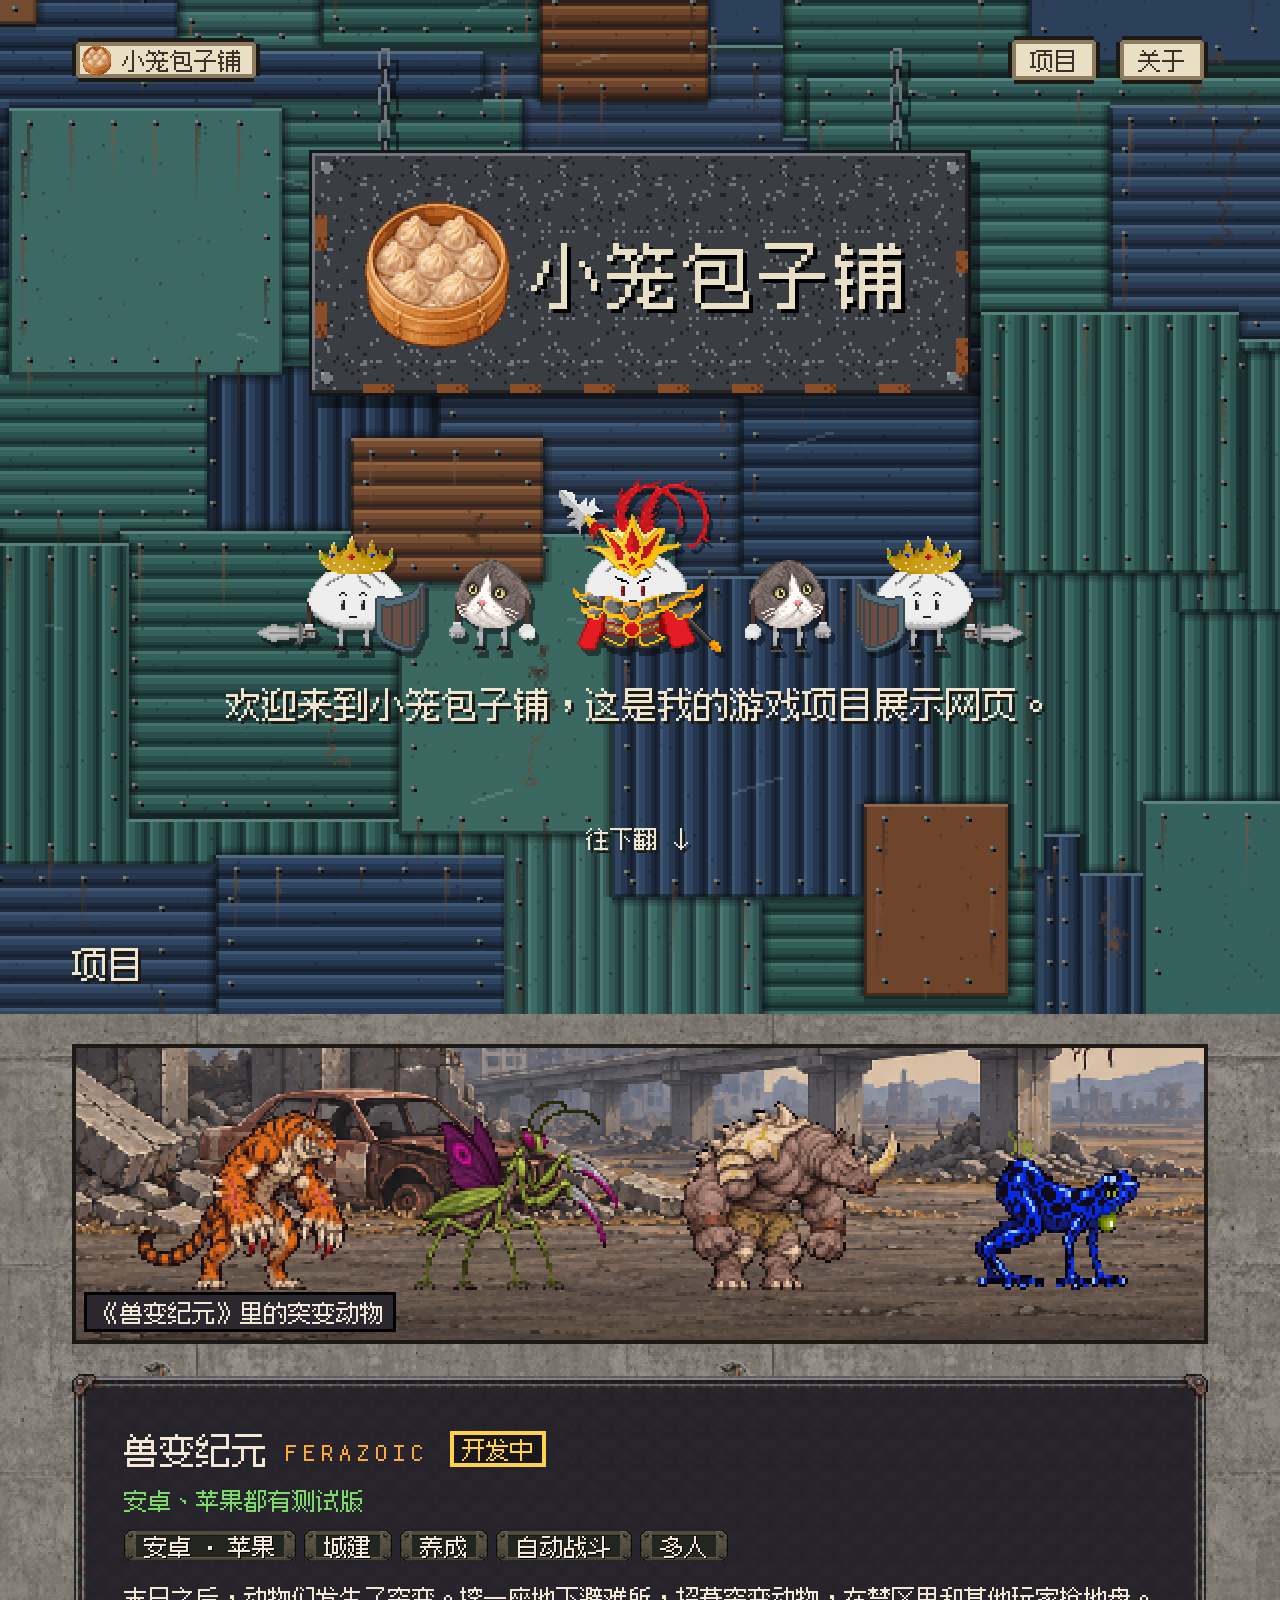
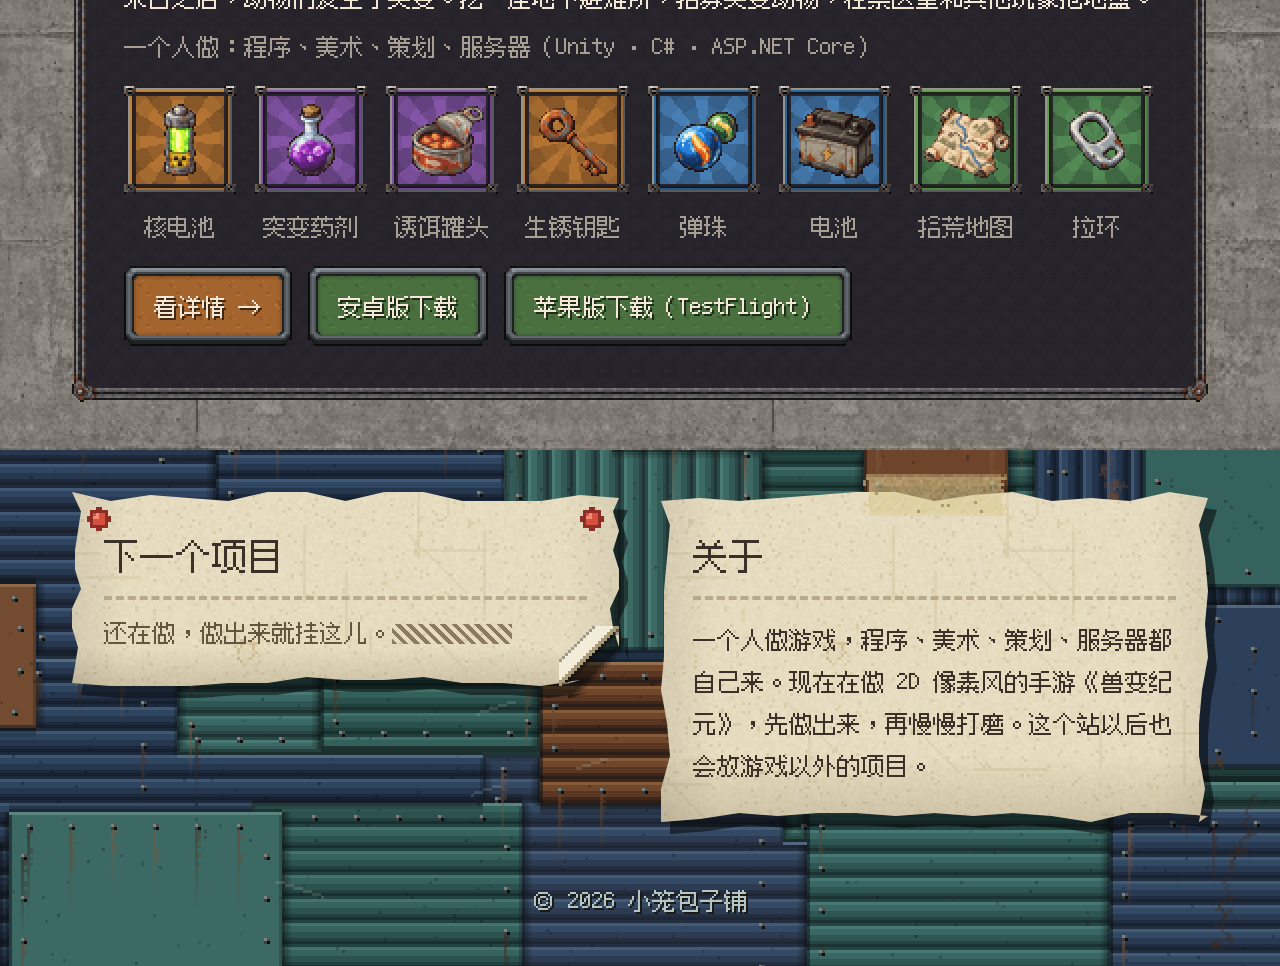
<file: index.html>
<!doctype html>
<html lang="zh-CN">
<head>
<meta charset="utf-8">
<meta name="viewport" content="width=device-width, initial-scale=1">
<title>小笼包子铺</title>
<meta name="description" content="小笼包子铺：一个人做的游戏和项目。介绍、截图和下载。">
<link rel="icon" href="assets/ui/mascot.png" type="image/png">
<link rel="preload" href="assets/fonts/FusionPixel-sub.woff2" as="font" type="font/woff2" crossorigin>
<script src="js/type.js"></script>
<link rel="stylesheet" href="css/site.css">
</head>
<body>
<div class="page">
  <nav class="top" aria-label="页面">
    <a class="home notch" href="index.html"><img src="assets/ui/steamer_nav.png" alt="" width="30" height="30"><span class="hname">小笼包子铺</span></a>
    <span class="grow"></span>
    <a class="notch" href="#projects">项目</a>
    <a class="notch" href="#about">关于</a>
  </nav>

  <!-- 第一屏：店招、吉祥物、一句话。往下翻才是项目 -->
  <header class="shop">
    <div class="hang">
      <i class="chain l" aria-hidden="true"></i><i class="chain r" aria-hidden="true"></i>
      <div class="sign">
        <img class="steamer" src="assets/ui/steamer.png" alt="" width="75" height="75">
        <h1>小笼包子铺</h1>
      </div>
    </div>
    <div class="mid">
      <!-- 吉祥物：一排小包子，左边的朝右、右边的朝左（右边两个是翻转的），蹦蹦跳跳，偶尔转个身。排法和图在这里改 -->
      <div class="mascots" role="img" aria-label="小笼包子铺的吉祥物：一排蹦蹦跳跳的小笼包，戴王冠的、长猫脸的，中间是穿吕布盔甲的">
        <span class="m"><img src="assets/ui/mascots/king.png" alt="" width="84" height="58"></span>
        <span class="m"><img src="assets/ui/mascots/cat.png" alt="" width="43" height="46"></span>
        <span class="m"><img src="assets/ui/mascots/lvbu.png" alt="" width="81" height="87"></span>
        <span class="m flip"><img src="assets/ui/mascots/cat.png" alt="" width="43" height="46"></span>
        <span class="m flip"><img src="assets/ui/mascots/king.png" alt="" width="84" height="58"></span>
      </div>
      <p class="tag">欢迎来到小笼包子铺，<br class="ph">这是我的游戏项目展示网页。</p>
    </div>
    <a class="down" href="#projects">往下翻 <span aria-hidden="true">↓</span></a>
  </header>
</div>

<main>
  <div class="page"><h2 class="wallh" id="projects">项目</h2></div>
  <!-- 每个项目一段，按 js/projects.js 生成，各用各的画风（css 里的 .t-<theme>） -->
  <div data-projects></div>
  <noscript><div class="page"><div class="poster-wrap"><div class="poster card small">
    <h2>兽变纪元 <small>FERAZOIC</small></h2>
    <div class="rule"></div>
    <p>废土上的突变动物：挖避难所、招募动物、5v5 自动战斗。安卓，开发中。</p>
    <div class="btns" style="margin-top:22px"><a class="btn" href="ferazoic.html">看详情 →</a></div>
  </div></div></div></noscript>

  <div class="page">
    <section class="grid" aria-label="其他">
      <div class="poster-wrap"><div class="poster card small" data-poster="77" data-fix="pins" data-curl>
        <h2>下一个项目</h2>
        <div class="rule"></div>
        <div class="dim">还在做，做出来就挂这儿。<span class="hatch" aria-hidden="true"></span></div>
      </div></div>
      <div class="poster-wrap" id="about"><div class="poster card small" data-poster="5" data-fix="tape-top">
        <h2>关于</h2>
        <div class="rule"></div>
        <p>一个人做游戏，程序、美术、策划、服务器都自己来。现在在做 2D 像素风的手游《兽变纪元》，先做出来，再慢慢打磨。这个站以后也会放游戏以外的项目。</p>
      </div></div>
    </section>
    <footer class="foot">© 2026 小笼包子铺</footer>
  </div>
</main>
<script src="js/projects.js"></script>
<script src="js/site.js"></script>
</body>
</html>
</file>
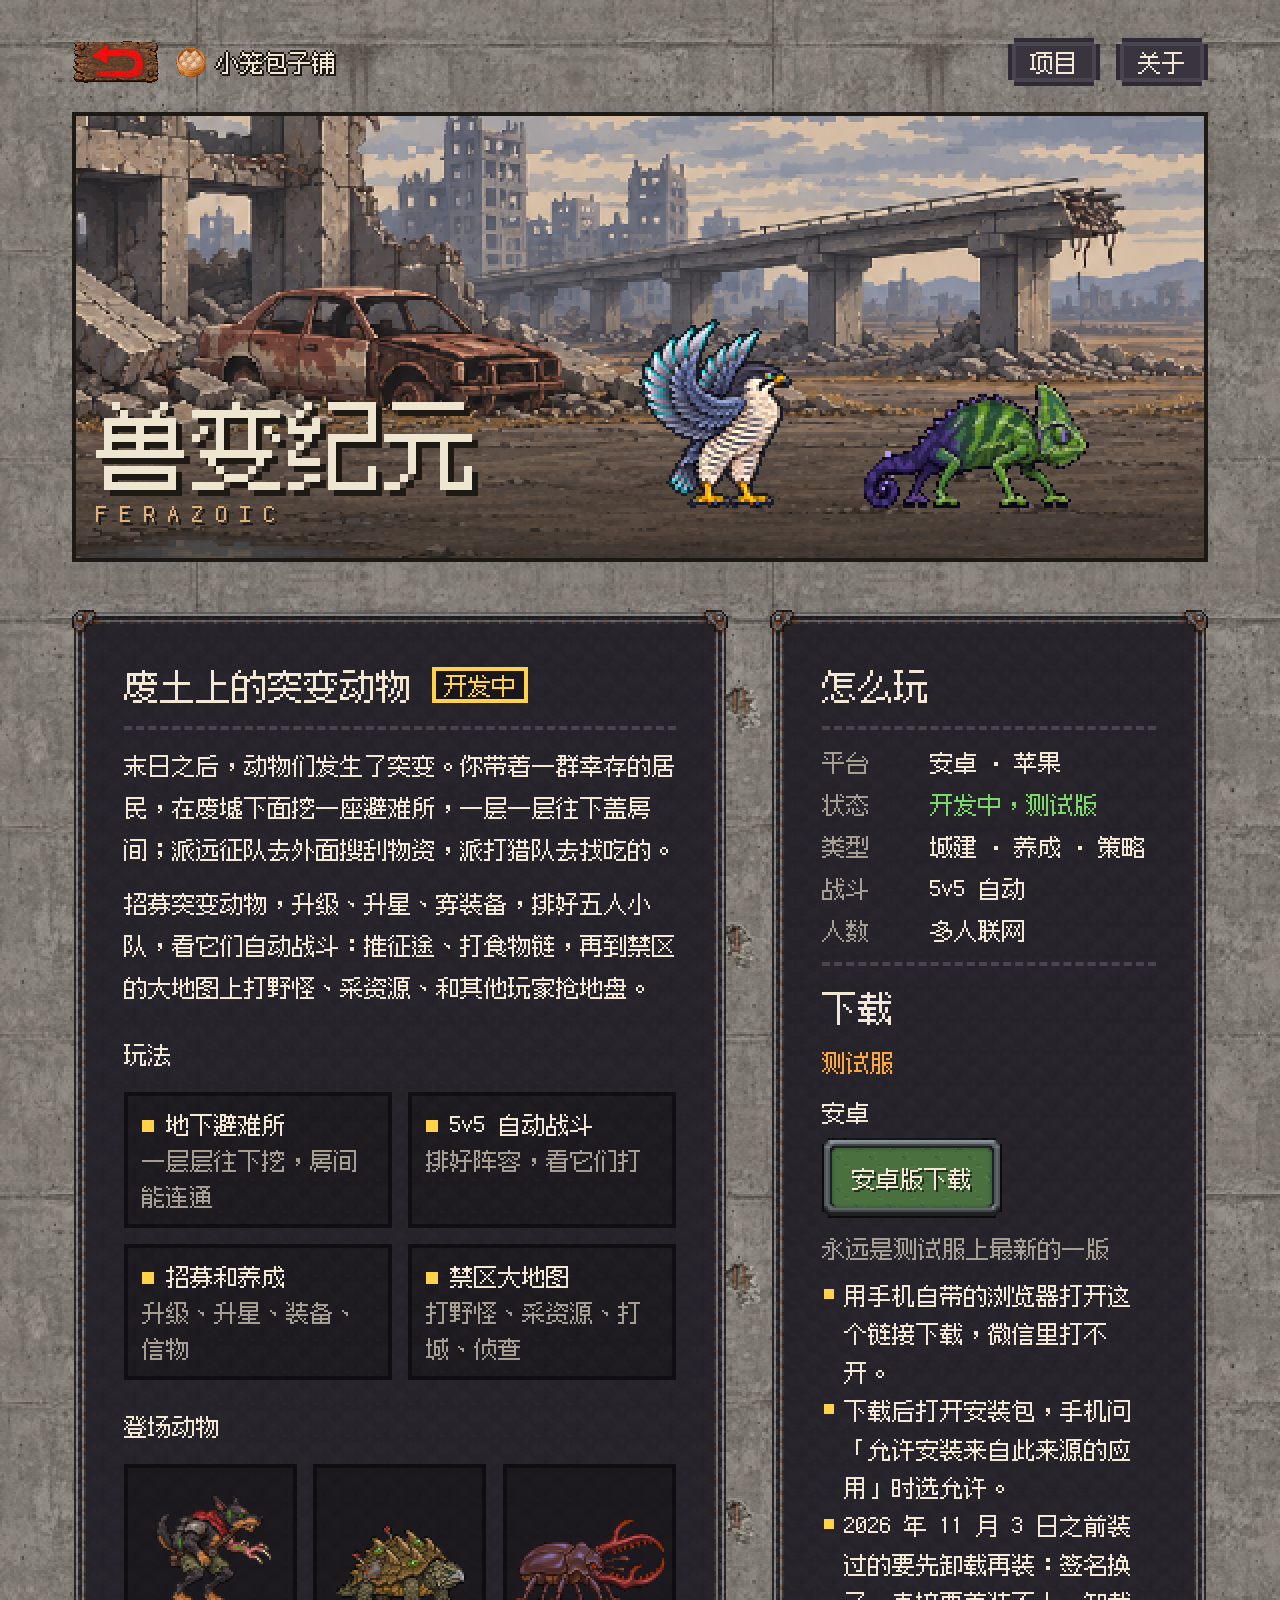
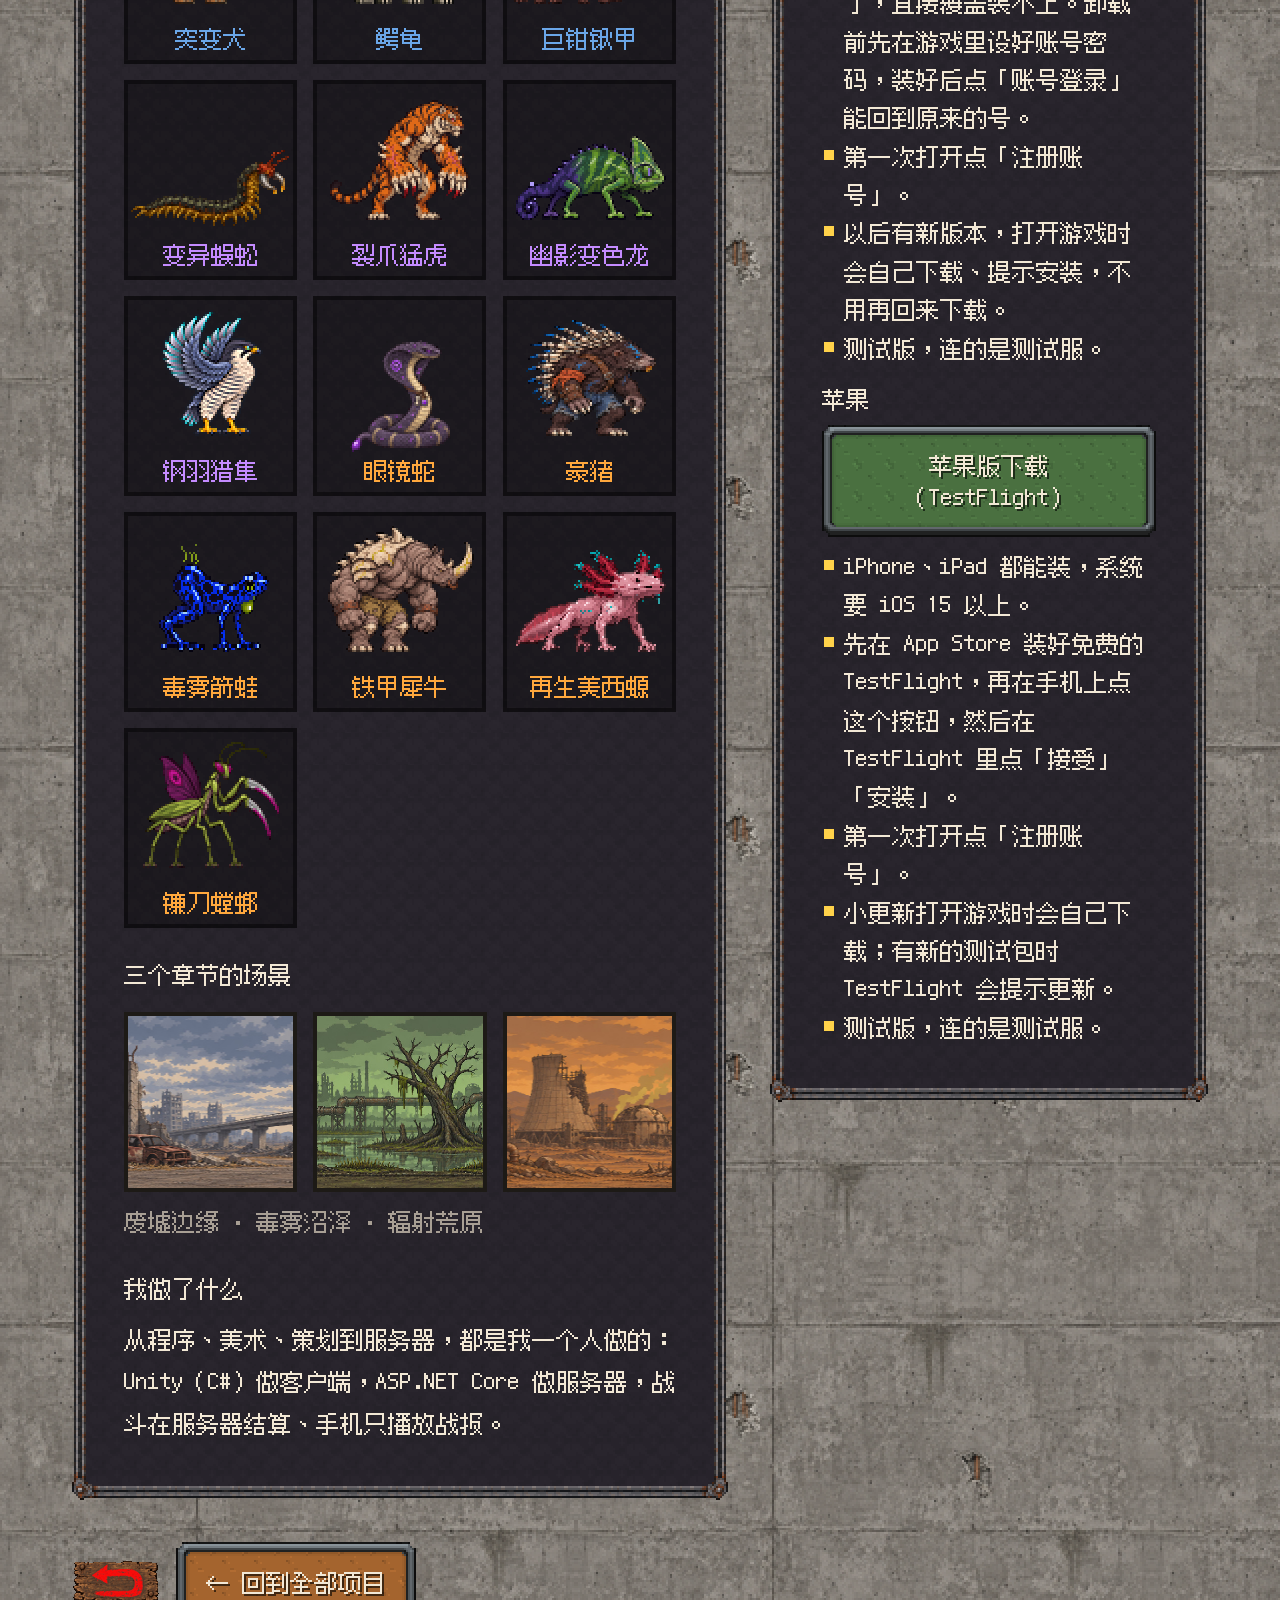
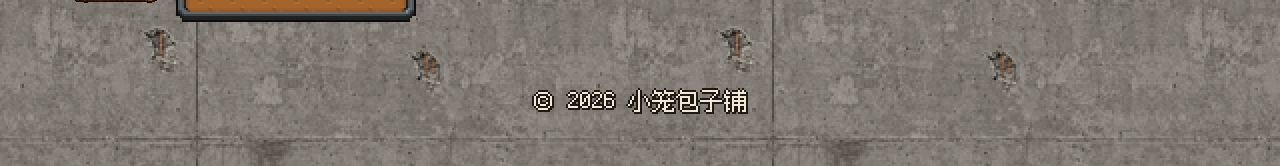
<file: ferazoic.html>
<!doctype html>
<html lang="zh-CN">
<head>
<meta charset="utf-8">
<meta name="viewport" content="width=device-width, initial-scale=1">
<title>兽变纪元 · Ferazoic — 小笼包子铺</title>
<meta name="description" content="废土突变动物题材的多人手游：地下避难所、招募养成、5v5 自动战斗、禁区大地图。安卓，开发中。">
<link rel="icon" href="assets/ui/mascot.png" type="image/png">
<link rel="preload" href="assets/fonts/FusionPixel-sub.woff2" as="font" type="font/woff2" crossorigin>
<script src="js/type.js"></script>
<link rel="stylesheet" href="css/site.css">
</head>
<!-- 整页用《兽变纪元》自己的画风（.t-ferazoic）：水泥墙、游戏里的铁框面板和按钮 -->
<body class="t-ferazoic themed">
<div class="band"><div class="page">
  <nav class="top" aria-label="页面">
    <a class="gback" href="index.html"><span class="sr-only">回主页</span></a>
    <a class="home" href="index.html"><img src="assets/ui/steamer_nav.png" alt="" width="30" height="30"><span class="hname">小笼包子铺</span></a>
    <span class="grow"></span>
    <a class="notch" href="index.html#projects">项目</a>
    <a class="notch" href="index.html#about">关于</a>
  </nav>

  <main>
    <!-- 顶图：游戏里第一章的背景（tools/backdrops.py 截的一段）+ 会动的动物 -->
    <header class="gh" style="background-image:url(assets/games/ferazoic/backdrop.png)" role="img" aria-label="废墟城市前站着几只突变动物">
      <div class="stage" data-sprites="falcon,chameleon,axolotl" data-auto></div>
      <div class="title"><h1 class="big">兽变纪元</h1><div class="en">FERAZOIC</div></div>
    </header>

    <div class="cols">
      <div class="panel intro">
        <div class="phead"><h2>废土上的突变动物</h2><span class="status">开发中</span></div>
        <div class="rule"></div>
        <p>末日之后，动物们发生了突变。你带着一群幸存的居民，在废墟下面挖一座避难所，一层一层往下盖房间；派远征队去外面搜刮物资，派打猎队去找吃的。</p>
        <p>招募突变动物，升级、升星、穿装备，排好五人小队，看它们自动战斗：推征途、打食物链，再到禁区的大地图上打野怪、采资源、和其他玩家抢地盘。</p>
        <h3 style="margin-top:28px">玩法</h3>
        <div class="feats">
          <div><b>地下避难所</b><span>一层层往下挖，房间能连通</span></div>
          <div><b>5v5 自动战斗</b><span>排好阵容，看它们打</span></div>
          <div><b>招募和养成</b><span>升级、升星、装备、信物</span></div>
          <div><b>禁区大地图</b><span>打野怪、采资源、打城、侦查</span></div>
        </div>
        <h3 style="margin-top:28px">登场动物</h3>
        <!-- >>> roster：这一段由 tools/sprites.py 照着游戏工程生成，别手改 -->
        <div class="roster" role="list" style="--wmax:80">
          <div role="listitem"><div class="stage" aria-hidden="true"><i class="sprite" style="--fw:112;--fh:80;--foot:12;--cx:53;--dur:880ms;background-image:url(assets/games/ferazoic/sprites/mutant_dog_idle.png)"></i></div><div class="name r-rare">突变犬</div></div>
          <div role="listitem"><div class="stage" aria-hidden="true"><i class="sprite" style="--fw:112;--fh:80;--foot:12;--cx:49;--dur:1440ms;background-image:url(assets/games/ferazoic/sprites/snapping_turtle_idle.png)"></i></div><div class="name r-rare">鳄龟</div></div>
          <div role="listitem"><div class="stage" aria-hidden="true"><i class="sprite" style="--fw:112;--fh:80;--foot:12;--cx:58;--dur:1040ms;background-image:url(assets/games/ferazoic/sprites/beetle_idle.png)"></i></div><div class="name r-rare">巨钳锹甲</div></div>
          <div role="listitem"><div class="stage" aria-hidden="true"><i class="sprite" style="--fw:112;--fh:80;--foot:12;--cx:43;--dur:1040ms;background-image:url(assets/games/ferazoic/sprites/centipede_idle.png)"></i></div><div class="name r-epic">变异蜈蚣</div></div>
          <div role="listitem"><div class="stage" aria-hidden="true"><i class="sprite" style="--fw:112;--fh:80;--foot:12;--cx:45;--dur:1040ms;background-image:url(assets/games/ferazoic/sprites/tiger_idle.png)"></i></div><div class="name r-epic">裂爪猛虎</div></div>
          <div role="listitem"><div class="stage" aria-hidden="true"><i class="sprite" style="--fw:112;--fh:80;--foot:12;--cx:50;--dur:1040ms;background-image:url(assets/games/ferazoic/sprites/chameleon_idle.png)"></i></div><div class="name r-epic">幽影变色龙</div></div>
          <div role="listitem"><div class="stage" aria-hidden="true"><i class="sprite" style="--fw:112;--fh:80;--foot:12;--cx:42;--dur:1040ms;background-image:url(assets/games/ferazoic/sprites/falcon_idle.png)"></i></div><div class="name r-epic">钢羽猎隼</div></div>
          <div role="listitem"><div class="stage" aria-hidden="true"><i class="sprite" style="--fw:112;--fh:80;--foot:12;--cx:43;--dur:1040ms;background-image:url(assets/games/ferazoic/sprites/cobra_idle.png)"></i></div><div class="name r-legendary">眼镜蛇</div></div>
          <div role="listitem"><div class="stage" aria-hidden="true"><i class="sprite" style="--fw:112;--fh:80;--foot:12;--cx:49;--dur:1000ms;background-image:url(assets/games/ferazoic/sprites/porcupine_idle.png)"></i></div><div class="name r-legendary">豪猪</div></div>
          <div role="listitem"><div class="stage" aria-hidden="true"><i class="sprite" style="--fw:112;--fh:80;--foot:12;--cx:48;--dur:1040ms;background-image:url(assets/games/ferazoic/sprites/dart_frog_idle.png)"></i></div><div class="name r-legendary">毒雾箭蛙</div></div>
          <div role="listitem"><div class="stage" aria-hidden="true"><i class="sprite" style="--fw:112;--fh:80;--foot:12;--cx:58;--dur:1040ms;background-image:url(assets/games/ferazoic/sprites/rhino_idle.png)"></i></div><div class="name r-legendary">铁甲犀牛</div></div>
          <div role="listitem"><div class="stage" aria-hidden="true"><i class="sprite" style="--fw:112;--fh:80;--foot:12;--cx:43;--dur:1040ms;background-image:url(assets/games/ferazoic/sprites/axolotl_idle.png)"></i></div><div class="name r-legendary">再生美西螈</div></div>
          <div role="listitem"><div class="stage" aria-hidden="true"><i class="sprite" style="--fw:112;--fh:80;--foot:12;--cx:57;--dur:1040ms;background-image:url(assets/games/ferazoic/sprites/mantis_idle.png)"></i></div><div class="name r-legendary">镰刀螳螂</div></div>
        </div>
        <!-- <<< roster -->
        <h3 style="margin-top:28px">三个章节的场景</h3>
        <div class="shots">
          <div role="img" aria-label="第一章 废墟边缘" style="background-image:url(assets/games/ferazoic/scene1.jpg)"></div>
          <div role="img" aria-label="第二章 毒雾沼泽" style="background-image:url(assets/games/ferazoic/scene2.jpg)"></div>
          <div role="img" aria-label="第三章 辐射荒原" style="background-image:url(assets/games/ferazoic/scene3.jpg)"></div>
        </div>
        <p class="dim" style="margin-top:8px">废墟边缘 · 毒雾沼泽 · 辐射荒原</p>
        <h3 style="margin-top:28px">我做了什么</h3>
        <p>从程序、美术、策划到服务器，都是我一个人做的：Unity（C#）做客户端，ASP.NET Core 做服务器，战斗在服务器结算、手机只播放战报。</p>
      </div>

      <div class="panel dl">
        <h2>怎么玩</h2>
        <div class="rule"></div>
        <dl>
          <dt>平台</dt><dd>安卓 · 苹果</dd>
          <dt>状态</dt><dd class="hot">开发中，测试版</dd>
          <dt>类型</dt><dd>城建 · 养成 · 策略</dd>
          <dt>战斗</dt><dd>5v5 自动</dd>
          <dt>人数</dt><dd>多人联网</dd>
        </dl>
        <div class="rule"></div>
        <h2 id="download">下载</h2>
        <!-- 按渠道（测试服 / 正式服）和平台（安卓 / 苹果）生成，内容在 js/projects.js 里 ferazoic 那条的 downloads -->
        <div data-downloads="ferazoic"></div>
        <noscript><p><a class="gbtn ok" href="https://47-243-198-46.sslip.io/api/apk/latest">安卓版下载</a> <a class="gbtn ok" href="https://testflight.apple.com/join/GQC27Q4R">苹果版下载（TestFlight）</a></p></noscript>
      </div>
    </div>

    <div class="back"><a class="gback" href="index.html"><span class="sr-only">回主页</span></a><a class="gbtn" href="index.html#projects">← 回到全部项目</a></div>
  </main>
  <footer class="foot">© 2026 小笼包子铺</footer>
</div></div>
<script src="js/projects.js"></script>
<script src="js/site.js"></script>
</body>
</html>
</file>
<file: css/site.css>
/* 个人项目网站：像素风，铁皮墙 + 旧海报；每个项目一段，用它自己的画风（文件最后的「项目画风」）。
   --s 是像素放大倍数：电脑 3 倍，手机 2 倍；所有尺寸都是 1 倍像素数 × --s。
   字号：电脑上是 12 的倍数（正文 24、小标题 36、店招 72），像素字体在普通屏幕上只有这些大小是清楚的。
   手机上正文 16～18、小标题 24、店招 36：用 --f-body / --f-lead / --f-head / --f-sign / --f-sign-s / --f-big 这几个变量，
   js/type.js 按这台手机的屏幕密度算出清楚的那个字号填进来（原因写在那个文件开头），下面 :root 里的是没开 JavaScript 时的备用值。 */
@font-face { font-family: "Fusion Pixel"; src: url(../assets/fonts/FusionPixel-sub.woff2) format("woff2"), url(../assets/fonts/FusionPixel-sub.ttf) format("truetype"); font-display: swap; }
/* 字体只带常用字（见 tools/subset_font.py），加了生僻字要重新跑一遍 */

:root {
  --s: 3;
  --paper: #e9dfc4; --paper-dark: #cdbf9a;
  --ink: #1d1a16; --fg: #3b3128; --dim: #655640; --line: #8c7b5e; --rule: #b8a98a;   /* dim 在纸上 5.35:1 */
  --rust: #b5602f; --rust-ink: #944719; --rust-dark: #7f3f1d; --rust-deep: #5a2b10;   /* rust 填色、画边；rust-ink 写字、按钮底（纸色字 4.98:1） */
  --stamp: #a63d32;   /* 纸上 4.74:1 */
  --focus: #ffd27a;   /* 键盘焦点框 */
  --wall-text: #d9e1dc;
  --wall-dark: rgba(12, 16, 18, .22);
  --f-body: 18px; --f-lead: 18px; --f-head: 24px; --f-sign: 36px; --f-sign-s: 30px; --f-big: 36px;   /* 手机上的字号（备用值），js/type.js 会换成这台手机上清楚的 */
  --f-cap: 12px; --f-cap-d: 12px;   /* 物品格子下面的小字（手机 / 窗口不够宽的电脑），格子的大小跟着它走；也是备用值 */
  --dp: 1px;   /* 一个屏幕像素有多宽（高清屏上比 1px 小），js/type.js 按屏幕密度填；要「落在整个屏幕像素上」的地方用它取整 */
}
@media (max-width: 760px) { :root { --s: 2; } }

* { box-sizing: border-box; margin: 0; padding: 0; }
html { -webkit-text-size-adjust: 100%; text-size-adjust: 100%; scroll-behavior: smooth; }
body {
  font-family: "Fusion Pixel", "Zpix", monospace;
  font-size: 24px; line-height: 1.5; color: var(--wall-text);
  -webkit-font-smoothing: none; font-smooth: never;
  background-color: #2a4650;
  background-image: linear-gradient(var(--wall-dark), var(--wall-dark)), url(../assets/ui/wall.png);
  background-size: auto, calc(480px * var(--s)) auto;
  image-rendering: pixelated; image-rendering: crisp-edges;
  min-height: 100vh;
}
@media (max-width: 760px) { body { font-size: var(--f-body); } }   /* 手机上正文 16～18 */
img { image-rendering: pixelated; image-rendering: crisp-edges; display: block; }
a { color: inherit; text-decoration: none; }
/* 居中：窗口比 1440 宽、宽度又是单数时，两边的空会带半个像素，里面的字全落在半个像素上、发虚。
   所以左边的空往下取到整个屏幕像素（round 是新一点的浏览器才有的写法，老浏览器不认这一句，还是用上面的 auto）。 */
.page, .project .inner { max-width: 1440px; margin: 0 auto; margin-left: max(0px, round(down, calc((100% - 1440px) / 2), var(--dp))); }
.page { padding: 0 calc(var(--s) * 24px); }
@media (max-width: 760px) { .page { padding: 0 16px; } }
.sr-only { position: absolute; width: 1px; height: 1px; overflow: hidden; clip: rect(0 0 0 0); white-space: nowrap; }
.grow { flex: 1; }

/* 切角：方块四角去掉 2 像素，像铁皮剪出来的 */
.notch { clip-path: polygon(0 6px, 6px 6px, 6px 0, calc(100% - 6px) 0, calc(100% - 6px) 6px, 100% 6px, 100% calc(100% - 6px), calc(100% - 6px) calc(100% - 6px), calc(100% - 6px) 100%, 6px 100%, 6px calc(100% - 6px), 0 calc(100% - 6px)); }

/* 顶栏：左上角回主页，右边页签 */
.top { display: flex; align-items: center; gap: 16px; padding-top: calc(var(--s) * 12px); flex-wrap: wrap; position: relative; z-index: 3; }
.top a { padding: 6px 22px; background: var(--paper); color: var(--fg); box-shadow: inset 0 0 0 4px var(--ink), inset 0 0 0 8px var(--line); }
.top a:not(.on):hover { background: #f3ecd9; box-shadow: inset 0 0 0 4px var(--ink), inset 0 0 0 8px var(--rust); }
.top .home { display: inline-flex; align-items: center; gap: 10px; padding: 4px 18px 4px 10px; }
.top .home img { width: 30px; height: 30px; }
.linkbtn { display: inline-block; padding: 6px 22px; background: var(--paper); color: var(--fg); box-shadow: inset 0 0 0 4px var(--ink), inset 0 0 0 8px var(--line); }
.linkbtn:hover { background: #f3ecd9; box-shadow: inset 0 0 0 4px var(--ink), inset 0 0 0 8px var(--rust); }
@media (max-width: 760px) { .top { gap: 12px; } .top a, .linkbtn { padding: 10px 18px; } .top .home { padding: 7px 10px; } }   /* 手机上字小了，留够手指点的高度 */

/* 第一屏：两根链条吊着一块铁牌（九宫格 sign9.png，边 12 像素），下面站着吉祥物和一句话，底下「往下翻」。占满一屏，项目在下面 */
.shop { display: flex; flex-direction: column; align-items: center; text-align: center; margin-top: calc(-12px * var(--s));
  min-height: calc(100vh - 60px); min-height: calc(100svh - 60px); padding-bottom: calc(8px * var(--s)); }
.hang { display: inline-block; position: relative; padding-top: calc(34px * var(--s)); filter: drop-shadow(calc(var(--s) * 3px) calc(var(--s) * 4px) 0 rgba(6, 8, 10, .55)); }
.hang .chain { position: absolute; top: 0; width: calc(6px * var(--s)); height: calc(40px * var(--s)); background: url(../assets/ui/chain.png) 0 0 / calc(6px * var(--s)) calc(12px * var(--s)) repeat-y; }
.hang .chain.l { left: calc(22px * var(--s)); } .hang .chain.r { right: calc(22px * var(--s)); }
.sign { position: relative; display: flex; align-items: center; gap: calc(6px * var(--s)); padding: calc(4px * var(--s)) calc(8px * var(--s)) calc(4px * var(--s)) calc(6px * var(--s));
  border: calc(12px * var(--s)) solid transparent; border-image: url(../assets/ui/sign9.png) 12 fill round; }
.sign .steamer { width: 150px; height: 150px; }   /* 75×75 的像素图放大 2 倍 */
.sign h1 { font-weight: normal; font-size: 72px; line-height: 1.2; color: var(--paper); text-shadow: 4px 4px 0 #000; letter-spacing: 4px; white-space: nowrap; }
.shop .mid { flex: 1; display: flex; flex-direction: column; align-items: center; justify-content: center; padding: calc(8px * var(--s)) 0; }
/* 吉祥物：一排小包子。--ms 是它们的放大倍数（比页面小一档：电脑 2 倍，手机 1 倍）；.flip 朝左；--face 由 js 临时改成转身 */
.mascots { --ms: 2; display: flex; flex-wrap: wrap; align-items: flex-end; justify-content: center; gap: calc(12px * var(--ms)); filter: drop-shadow(calc(var(--ms) * 2px) calc(var(--ms) * 3px) 0 rgba(6, 8, 10, .5)); }
.mascots .m { display: block; animation: hop var(--hd, 1.2s) steps(5, jump-none) infinite; animation-delay: var(--hdelay, 0s); }
.mascots .m img { width: calc(var(--w) * var(--ms) * 1px); height: calc(var(--h) * var(--ms) * 1px); transform: scaleX(var(--face, 1)); }
.mascots .m.flip img { --face: -1; }
.mascots .m.hide { display: none; }

@keyframes hop { 0%, 100% { transform: translateY(0); } 40% { transform: translateY(calc(-7px * var(--ms))); } 72% { transform: translateY(0); } }
@media (max-width: 760px) { .mascots { --ms: 1; } }
.shop .tag { color: #efe6d1; font-size: 36px; margin-top: calc(8px * var(--s)); text-shadow: 3px 3px 0 var(--ink); }
.ph { display: none; }   /* 只在手机上换行 */
.shop .down { color: #efe6d1; text-shadow: 3px 3px 0 var(--ink); padding: 8px 16px; animation: bob 1.2s steps(2) infinite; }
@keyframes bob { 50% { transform: translateY(calc(2px * var(--s))); } }
@media (max-width: 760px) {
  .shop { margin-top: calc(-10px * var(--s)); min-height: calc(100vh - 50px); min-height: calc(100svh - 50px); }
  .hang { padding-top: calc(28px * var(--s)); } .hang .chain { height: calc(34px * var(--s)); }
  .hang .chain.l { left: calc(14px * var(--s)); } .hang .chain.r { right: calc(14px * var(--s)); }
  .sign { gap: calc(3px * var(--s)); padding: calc(3px * var(--s)) calc(5px * var(--s)) calc(3px * var(--s)) calc(3px * var(--s)); }
  .sign h1 { font-size: var(--f-sign); letter-spacing: 2px; text-shadow: 3px 3px 0 #000; }   /* 手机上牌子要放得下 */
  .sign .steamer { width: 75px; height: 75px; }
  .top .hname { display: none; }   /* 手机上只留小图标 */
  .shop .tag { font-size: var(--f-lead); text-shadow: 2px 2px 0 var(--ink); } .ph { display: inline; }
  .shop .down { text-shadow: 2px 2px 0 var(--ink); }
}
@media (max-width: 350px) { .sign { padding-right: calc(3px * var(--s)); } .sign h1 { font-size: var(--f-sign-s); letter-spacing: 0; } }   /* 320 宽的小手机：牌子再小一号才放得下 */
.wallh { font-size: 36px; color: #efe6d1; text-shadow: 3px 3px 0 var(--ink); margin-top: calc(16px * var(--s)); }

/* 旧海报：撕边 + 影子 + 纸纹 + 胶带 / 图钉 / 卷角 */
.poster-wrap { position: relative; filter: drop-shadow(calc(var(--s) * 3px) calc(var(--s) * 4px) 0 rgba(6, 8, 10, .55)); }
.poster { position: relative; color: var(--fg); background: url(../assets/ui/paper.png) 0 0 / calc(192px * var(--s)); clip-path: polygon(var(--cut)); }
.poster::before { content: ""; position: absolute; inset: 0; pointer-events: none;
  background: linear-gradient(90deg, rgba(0,0,0,.08), transparent 10%, transparent 90%, rgba(0,0,0,.06)), linear-gradient(0deg, rgba(90,70,40,.18), transparent 20%); }
.poster > * { position: relative; }
.tape { position: absolute; width: calc(48px * var(--s)); height: calc(14px * var(--s)); background: url(../assets/ui/tape.png) 0 0 / 100% 100%; z-index: 5; pointer-events: none; }
.tape.tl { top: calc(-6px * var(--s)); left: calc(8px * var(--s)); }
.tape.tr { top: calc(-6px * var(--s)); right: calc(8px * var(--s)); }
.tape.t  { top: calc(-6px * var(--s)); left: 50%; margin-left: calc(-24px * var(--s)); }
.curl { position: absolute; right: 0; bottom: 0; width: calc(20px * var(--s)); height: calc(20px * var(--s)); background: url(../assets/ui/curl.png) 0 0 / 100% 100%; z-index: 5; pointer-events: none; }
.pin { position: absolute; width: calc(8px * var(--s)); height: calc(8px * var(--s)); background: url(../assets/ui/pin.png) 0 0 / 100% 100%; z-index: 5; pointer-events: none; }
.pin.tl { top: calc(5px * var(--s)); left: calc(5px * var(--s)); }
.pin.tr { top: calc(5px * var(--s)); right: calc(5px * var(--s)); }

/* 本站默认的按钮：铁锈橙，和背景分开。gbtn 是项目段落里的按钮，默认长一样，各画风再换 */
.btn, .gbtn { display: inline-block; padding: 10px 24px; background: var(--rust-ink); color: var(--paper); box-shadow: inset 0 0 0 4px var(--ink), inset 0 -10px 0 var(--rust-dark); cursor: pointer; }
.btn:hover, .gbtn:hover { background: var(--rust-dark); box-shadow: inset 0 0 0 4px var(--ink), inset 0 -10px 0 var(--rust-deep); }
.btn:active, .gbtn:active { background: var(--rust-dark); box-shadow: inset 0 0 0 4px var(--ink), inset 0 10px 0 var(--rust-deep); }
.btn.ghost { background: transparent; color: var(--fg); box-shadow: inset 0 0 0 4px var(--line); }
.btn.ghost:hover { background: rgba(0,0,0,.06); box-shadow: inset 0 0 0 4px var(--fg); }
/* 还不能下载：不是按钮，只是一句说明，虚框 */
.soon, .gbtn.off { display: inline-block; padding: 10px 20px; color: var(--dim); background: none; box-shadow: inset 0 0 0 3px var(--line); cursor: default; }

/* 章、标签、分隔线 */
.stamp, .status { display: inline-block; color: var(--stamp); box-shadow: inset 0 0 0 4px var(--stamp); padding: 2px 14px; background: rgba(233,223,196,.6); transform: rotate(-6deg); }
.chip { display: inline-block; padding: 0 10px; box-shadow: inset 0 0 0 4px var(--rust); color: var(--rust-ink); }
.rule { border-top: 4px dashed var(--rule); margin: 14px 0; }
.dim { color: var(--dim); }
.hatch { display: inline-block; width: 120px; height: 20px; vertical-align: middle; background: repeating-linear-gradient(45deg, var(--line) 0 4px, transparent 4px 8px); }
h2 { font-weight: normal; font-size: 36px; }
h2 small { font-size: 24px; color: var(--rust-ink); letter-spacing: 6px; white-space: nowrap; }
h3, h4 { font-weight: normal; font-size: 24px; }
@media (max-width: 760px) {
  h2, .wallh { font-size: var(--f-head); }
  h2 small { font-size: var(--f-body); letter-spacing: 4px; }
  h3, h4 { font-size: var(--f-body); }
  .wallh { text-shadow: 2px 2px 0 var(--ink); }
}

/* 首页下面的两张海报（下一个项目、关于） */
.grid { display: grid; grid-template-columns: 1fr 1fr; gap: calc(var(--s) * 14px); margin-top: calc(var(--s) * 14px); align-items: start; }
.card { padding: 22px 24px 24px; display: flex; flex-direction: column; }
.card.small { padding: 36px 32px; justify-content: center; }
.card.small p { margin-top: 4px; line-height: 1.75; }
.btns { display: flex; gap: 16px; margin-top: 22px; flex-wrap: wrap; align-items: center; }
@media (max-width: 760px) { .grid { grid-template-columns: 1fr; } .card { padding: 16px; } .card.small { padding: 32px 24px; } }

/* 动物：精灵图，8 帧循环。--u 是一个美术像素画多大；动物踩的那条线离舞台底 18 个美术像素，
   --foot 是这张图里脚下面还空着几行（减掉它，每只都踩在同一条线上）。左右站哪由 js/site.js 的 layoutStage 排 */
.stage { position: absolute; left: 0; right: 0; bottom: 0; height: 100%; }
.sprite { --u: calc(var(--s) * 1px);
  position: absolute; left: 0; bottom: calc((18 - var(--foot, 12)) * var(--u));
  width: calc(var(--fw) * var(--u)); height: calc(var(--fh) * var(--u));
  background-repeat: no-repeat;
  background-size: calc(var(--fw) * 8 * var(--u)) calc(var(--fh) * var(--u));
  animation: play var(--dur, 1000ms) steps(8) infinite; }
@keyframes play { to { background-position-x: calc(var(--fw) * -8 * var(--u)); } }

/* ===== 项目段落（首页）：结构都一样，样子由下面的画风决定 ===== */
.project { margin-top: calc(8px * var(--s)); }
.project .inner { padding: calc(10px * var(--s)) calc(24px * var(--s)) calc(16px * var(--s)); }
@media (max-width: 760px) { .project .inner { padding: 24px 16px 32px; } }
.window { position: relative; overflow: hidden; height: calc(100px * var(--s)); box-shadow: inset 0 0 0 4px var(--ink); background-color: #26323a;
  background-size: cover; background-position: center; }   /* 背景图放多大、露哪一段，各画风自己定（见最后「项目画风」） */
.window::after { content: ""; position: absolute; inset: 0; background: linear-gradient(0deg, rgba(27,24,20,.45), transparent 40%); pointer-events: none; }
.window .stage { z-index: 1; }
.window .label { position: absolute; left: 12px; bottom: 12px; z-index: 2; padding: 2px 12px; background: var(--paper); color: var(--fg); box-shadow: inset 0 0 0 3px var(--ink); }
@media (max-width: 760px) { .window { height: calc(90px * var(--s)); } }
.panel { margin-top: calc(10px * var(--s)); padding: 28px 36px 32px; color: var(--fg); background: url(../assets/ui/paper.png) 0 0 / calc(192px * var(--s)); box-shadow: inset 0 0 0 4px var(--ink); }
.phead { display: flex; align-items: center; gap: 20px; flex-wrap: wrap; }
.state { margin-top: 6px; color: var(--rust-ink); }
.tags { display: flex; flex-wrap: wrap; gap: 8px; margin-top: 12px; }
.blurb { margin-top: 14px; line-height: 1.75; }
.role { margin-top: 10px; color: var(--dim); }
/* 物品格子：电脑上一排八个，手机上一排四个（--n）。格子的图是 56×56 的像素图，下面的小字 12 像素一个字，
   两样用同一个「像素大小」：.tiles 的字号就是小字的字号，格子宽 56/12 个字（--tile）。这样小字清楚的时候，图也正好是整数倍放大。
   电脑上格子 112（字号 24）。一排的格子从面板的左边排到右边，中间的空一样大（justify-content: space-between），窗口宽空就大、窗口窄空就小。
   窗口再窄、八个 112 放不下时换小一档的字号（--f-cap-d、--f-cap，js/type.js 按屏幕密度算），还是八个排满一行；
   还放不下格子跟着缩（minmax），不会撑出面板。 */
.tiles { --n: 8; --tile: calc(56em / 12); display: grid; grid-template-columns: repeat(var(--n), minmax(0, var(--tile))); justify-content: space-between; gap: 1em 4px; margin-top: 20px; font-size: 24px;
  /* 一行的宽度往下凑一点（最多少几个像素），让中间每个空都是整数个屏幕像素：不然格子落在半个像素上，下面的小字会发虚。
     老浏览器不认 round，这一句不算数，一行还是顶满，只是小字可能虚一点 */
  width: calc(var(--n) * var(--tile) + round(down, 100% - var(--n) * var(--tile), (var(--n) - 1) * var(--dp))); }
.tile { text-align: center; min-width: 0; container-type: inline-size; }   /* container-type：让下面的小字能按格子的宽度算字号（cqw） */
.tile img { width: 100%; height: auto; aspect-ratio: 1; margin: 0 auto; }
.tile figcaption { margin: .5em -.75em 0; line-height: 1.5; color: var(--dim); }   /* 名字可以比格子宽一点（两边各多 0.75 个字） */
/* 格子被挤小了（窗口窄、屏幕缩放比例又不凑巧），小字也跟着小：字号最多是格子宽的 12/56，不会叠到旁边的名字上。
   平时格子没被挤，12/56 正好等于 .tiles 的字号（1em），加的 .05px 是留一点余量，让平时取到的就是 1em、一点不差。 */
.tile figcaption { font-size: min(1em, calc(100cqw * 12 / 56 + .05px)); }
@media (max-width: 1199px) { .tiles { font-size: var(--f-cap-d); } }   /* 窗口不够宽，八个 112 放不下：小一档 */
@media (max-width: 1023px) { .tiles { font-size: var(--f-cap); } }     /* 更窄的窗口、竖着的平板、横着拿的手机：最小的一档 */
@media (max-width: 760px) { .panel { padding: 20px 16px 24px; } }
@media (max-width: 567px) {
  /* 手机竖屏：四个一排，两头顶到面板的边，中间的空平分（最多和格子一样宽，屏幕再宽也不会拉得太开；568 起八个放得下，就排八个） */
  .tiles { --n: 4; column-gap: 2px; max-width: calc(7 * var(--tile)); }
}

/* 详情页公用：顶图、两栏、玩法、登场动物、场景、下载 */
.gh { position: relative; height: calc(150px * var(--s)); overflow: hidden; box-shadow: inset 0 0 0 4px var(--ink); background-size: cover; background-position: center; margin-top: calc(var(--s) * 8px); }
.gh .title { position: absolute; left: calc(8px * var(--s)); bottom: calc(10px * var(--s)); z-index: 2; }
.gh .title .big { font-weight: normal; font-size: 96px; line-height: 1.1; color: #efe6d1; text-shadow: 6px 6px 0 var(--ink); }
.gh .stage { left: calc(150px * var(--s)); z-index: 1; }   /* 标题占左边，动物在右边排开 */
.gh .title .en { color: #e0b27a; letter-spacing: 12px; text-shadow: 3px 3px 0 var(--ink); }
.gh::after { content: ""; position: absolute; inset: 0; background: linear-gradient(0deg, rgba(27,24,20,.6), transparent 45%); }
@media (max-width: 760px) {
  .gh { height: calc(130px * var(--s)); }
  .gh .title { top: calc(8px * var(--s)); bottom: auto; }   /* 手机上标题放上面，动物在下面 */
  .gh .title .big { font-size: var(--f-big); text-shadow: 3px 3px 0 var(--ink); }
  .gh .title .en { font-size: var(--f-body); letter-spacing: 6px; text-shadow: 2px 2px 0 var(--ink); }
  .gh .stage { left: 0; }
}
.cols { display: grid; grid-template-columns: 3fr 2fr; gap: calc(var(--s) * 14px); margin-top: calc(var(--s) * 6px); align-items: start; }
.cols .dl { position: sticky; top: 24px; }   /* 「怎么玩」跟着滚，往下读也看得见 */
@media (max-width: 760px) { .cols { grid-template-columns: 1fr; } .cols .dl { order: -1; position: static; } }
.dl .hot { color: var(--rust-ink); }
.intro p { margin-top: 12px; line-height: 1.75; }
.feats { display: grid; grid-template-columns: 1fr 1fr; gap: 16px; margin-top: 20px; }
.feats div { padding: 14px 18px; box-shadow: inset 0 0 0 4px var(--rule); }
.feats b { display: block; font-weight: normal; }
.feats b::before { content: ""; display: inline-block; width: 12px; height: 12px; background: var(--rust); margin-right: 12px; }
.feats span { color: var(--dim); }
@media (max-width: 760px) {
  .feats { grid-template-columns: 1fr; gap: 12px; }
  .feats div { padding: 12px 16px; }
  .feats b::before { width: .5em; height: .5em; margin-right: .5em; }   /* 方块跟着字号走：半个字大（电脑上 12 配 24 也是一半） */
}
dl { display: grid; grid-template-columns: minmax(4em, max-content) 1fr; column-gap: 12px; row-gap: 6px; }
dt { color: var(--dim); }
.shots { display: grid; grid-template-columns: repeat(3, 1fr); gap: 16px; margin-top: 20px; }
/* 场景小图：图是 720×360 的景色，缩小了看，所以用平滑缩放（别的图都是放大的像素图，不平滑）。格子很扁时裁掉上面的天 */
.shots div { height: calc(60px * var(--s)); background-size: cover; background-position: center 75%; image-rendering: auto; box-shadow: inset 0 0 0 4px var(--ink); }
@media (max-width: 760px) { .shots { grid-template-columns: 1fr 1fr; } }
/* 登场动物：一格一只（格子由 tools/sprites.py 生成）。一排几格看放得下几个 --min 宽的格子：电脑上三格，窗口窄一点两格，手机两格。
   --ru 是这里一个美术像素画多大：电脑上 2，格子最窄 170 也放得下最宽的那只（--wmax 个美术像素宽）；
   手机上格子窄，按格子的宽缩小，而且缩成整数个屏幕像素（--dp），图才清楚。
   格子的高 = 上面留 4 + 一帧里脚以上的 68 行 + 脚到名字留 8 行 + 名字一行 + 下面留 8 */
.roster { --min: 170px; --gap: 16px; --wmax: 80; display: grid; grid-template-columns: repeat(auto-fill, minmax(min(var(--min), 100%), 1fr)); gap: var(--gap); margin-top: 20px; }
.roster > div { text-align: center; position: relative; overflow: hidden; container-type: inline-size; box-shadow: inset 0 0 0 4px var(--rule); background: rgba(0,0,0,.04); }
.roster .stage { --ru: 2px; position: relative; height: calc(76 * var(--ru) + 12px + 1.5em); }
.roster .sprite { --u: var(--ru); left: 50%; margin-left: calc(var(--cx, 56) * var(--u) * -1); bottom: calc(8px + 1.5em - (var(--foot, 12) - 8) * var(--u)); }   /* 身子的正中间（--cx）对准格子正中间 */
.roster .name { position: absolute; left: 0; right: 0; bottom: 8px; }
/* 品质色和游戏里一致：蓝 稀有 / 紫 史诗 / 橙 传说 */
.roster .r-rare { color: #35608c; } .roster .r-epic { color: #6b4489; } .roster .r-legendary { color: var(--rust-ink); }
@media (max-width: 760px) { .roster { --min: 120px; --gap: 8px; } .roster .stage { --ru: 1.5px; } }
@media (max-width: 350px) { .roster { --min: 100px; } .roster .stage { --ru: 1px; } }   /* 320 宽的小手机也排两格 */
@supports (width: round(down, 1cqw, 1px)) {
  @media (max-width: 760px) { .roster .stage { --ru: clamp(var(--dp), round(down, calc((100cqw - 8px) / var(--wmax)), var(--dp)), 2px); } }
}
.dl #download { margin-top: 4px; }
.channel { margin-top: 10px; }
.channel h3 { color: var(--rust-ink); }
.dlrow { margin-top: 14px; }
.dlrow .btns { margin-top: 8px; gap: 12px 16px; }
.dlrow .ver { flex-basis: 100%; color: var(--dim); }   /* 版本、大小、日期单独一行 */
.dlrow .ver:empty { display: none; }
.notes { margin: 10px 0 0 0; padding-left: 0; list-style: none; }
.notes li { position: relative; padding-left: 22px; line-height: 1.6; }
.notes li::before { content: ""; position: absolute; left: 2px; top: 13px; width: 10px; height: 10px; background: var(--rust); }   /* 像素方块当项目符号 */
@media (max-width: 760px) { .notes li { padding-left: 1em; } .notes li::before { left: 0; top: .55em; width: .5em; height: .5em; } }   /* 方块半个字大，放在第一行的正中（行高 1.6：0.8 − 0.25） */
.back { margin-top: calc(var(--s) * 14px); display: flex; align-items: center; gap: 16px; flex-wrap: wrap; }

/* 页脚 */
.foot { margin-top: calc(var(--s) * 20px); padding-bottom: calc(var(--s) * 16px); color: #b4c6c4; text-shadow: 2px 2px 0 var(--ink); text-align: center; }

/* 键盘焦点：切角和撕边会把 outline 裁掉，所以用内描边画焦点框 */
:focus-visible { outline: 4px solid var(--focus); outline-offset: 2px; }
.btn:focus-visible, .gbtn:focus-visible, .top a:focus-visible, .linkbtn:focus-visible { outline: none; box-shadow: inset 0 0 0 4px var(--ink), inset 0 0 0 8px var(--focus); }
.btn.ghost:focus-visible { box-shadow: inset 0 0 0 4px var(--focus); }

/* 系统设了「减少动态」：动物停在第一帧，「往下翻」不跳 */
@media (prefers-reduced-motion: reduce) { .sprite, .shop .down, .mascots .m { animation: none; } html { scroll-behavior: auto; } }

/* =====================================================================
   项目画风。每个项目一节 .t-<theme>，换掉面板、按钮、标签、底纹用的图。
   首页那一段和详情页整页都套这个 class，样子就一致。
   ===================================================================== */

/* ----- 兽变纪元：游戏里现在用的水泥墙、铁框面板、铁板按钮、数量条、返回木牌（tools/gameui.py 从游戏里同步过来的） -----
   --bs  按钮的一个像素画成几个 CSS 像素：2，和游戏里一样。
   --gu  水泥墙、面板铁框的一个像素画成几个 CSS 像素：电脑 2，和游戏里一样；手机 1（手机上网页比游戏放得大，1 倍看着才和游戏里差不多，铁框也不占地方）。
   数量条（网站上当标签的底）和返回木牌按原大画（1 个像素 1 个 CSS 像素）：游戏里是 2 倍，可网站上的字比游戏里小。
   图的大小、九宫格的边和 tools/gameui.py 里写的是同样的数，改一边另一边要跟着改（那个脚本会检查）。 */
.t-ferazoic { --g-text: #f2e8d5; --g-dim: #a89f94; --g-gold: #ffd24a; --g-good: #7cd96a; --g-line: rgba(0, 0, 0, .45); --bs: 2; --gu: 2; }
.t-ferazoic .band { color: var(--g-text); background: #7f7a73 url(../assets/games/ferazoic/ui/concrete.png) 0 0 / calc(288px * var(--gu)); }   /* 底色是水泥墙的平均色：图还没下载好时不闪 */
body.t-ferazoic { background: #7f7a73; }
.t-ferazoic .panel { color: var(--g-text); background: none; box-shadow: none; padding: 20px 24px 28px;
  border: calc(14px * var(--gu)) solid transparent; border-image: url(../assets/games/ferazoic/ui/panel.png) 14 fill round; }
.t-ferazoic h2 small, .t-ferazoic .channel h3 { color: #ffa83d; }
.t-ferazoic .state, .t-ferazoic .dl .hot { color: var(--g-good); }
.t-ferazoic .role, .t-ferazoic .dim, .t-ferazoic dt, .t-ferazoic .feats span, .t-ferazoic .tile figcaption, .t-ferazoic .dlrow .ver { color: var(--g-dim); }
.t-ferazoic .rule { border-color: #4a4350; }
.t-ferazoic .status { color: var(--g-gold); box-shadow: inset 0 0 0 4px var(--g-gold); background: rgba(0,0,0,.35); transform: none; padding: 0 12px; }
.t-ferazoic .chip { color: var(--g-text); text-shadow: 1px 1px 0 #000; box-shadow: none; height: 32px; line-height: 32px; padding: 0 2px 0 6px;   /* 字压在中间深色的槽里：槽比两头的铁皮各宽出 2、6 */
  border-style: solid; border-color: transparent; border-width: 0 18px 0 14px; border-image: url(../assets/games/ferazoic/ui/chip.png) 0 18 0 14 fill repeat; }
.t-ferazoic .gbtn, .t-ferazoic .gbtn.off { color: var(--g-text); text-shadow: 2px 2px 0 rgba(0,0,0,.6); background: none; box-shadow: none; padding: 0 6px; line-height: calc(16px * var(--bs));
  border: calc(12px * var(--bs)) solid transparent; border-image: url(../assets/games/ferazoic/ui/button_orange.png) 12 fill round; min-width: calc(60px * var(--bs)); text-align: center; }
.t-ferazoic .gbtn.ok { border-image-source: url(../assets/games/ferazoic/ui/button_green.png); }
.t-ferazoic .gbtn.go { border-image-source: url(../assets/games/ferazoic/ui/button_blue.png); }
.t-ferazoic .gbtn.off { border-image-source: url(../assets/games/ferazoic/ui/button_steel.png); color: var(--g-dim); }
.t-ferazoic .gbtn:not(.off):hover { filter: brightness(1.15); }
.t-ferazoic .gbtn:not(.off):active { filter: brightness(.85); }
.t-ferazoic .gbtn:focus-visible { box-shadow: none; outline: 4px solid var(--g-gold); outline-offset: calc(-8px * var(--bs)); }
.t-ferazoic .gback, .t-ferazoic .top a.gback { display: inline-block; width: 88px; height: 52px; padding: 0; box-shadow: none; background: url(../assets/games/ferazoic/ui/back.png) 0 0 / 100% 100%; }
.t-ferazoic .gback:hover { filter: brightness(1.15); }
.t-ferazoic .top a { background: #3a343e; color: var(--g-text); box-shadow: inset 0 0 0 4px #14121880, inset 0 0 0 8px #4a4350; }
.t-ferazoic .top a:hover { background: #4a4350; box-shadow: inset 0 0 0 4px #14121880, inset 0 0 0 8px #ffa83d; }
.t-ferazoic .top .home { background: none; box-shadow: none; padding-left: 0; }
/* 直接写在水泥墙上的字（左上角的店名、页脚）：和游戏里一样，浅色的字描一圈黑边 */
.t-ferazoic .top .home, .t-ferazoic .foot { color: var(--g-text); text-shadow: 2px 2px 0 var(--ink), -2px 0 0 var(--ink), 2px 0 0 var(--ink), 0 -2px 0 var(--ink), 0 2px 0 var(--ink); }
.t-ferazoic .top .home:hover { background: none; box-shadow: none; color: #ffa83d; }
.t-ferazoic .feats div { box-shadow: inset 0 0 0 4px var(--g-line); background: rgba(0,0,0,.25); }
.t-ferazoic .feats b::before { background: var(--g-gold); }
.t-ferazoic .roster > div { box-shadow: inset 0 0 0 4px var(--g-line); background: rgba(0,0,0,.3); }
.t-ferazoic .roster .r-rare { color: #6aa6e8; } .t-ferazoic .roster .r-epic { color: #c48bff; } .t-ferazoic .roster .r-legendary { color: #ffa83d; }
.t-ferazoic .notes li::before { background: var(--g-gold); }
.t-ferazoic .window .label { background: #2b272f; color: var(--g-text); box-shadow: inset 0 0 0 3px #000; }
/* 展示窗、顶图后面的背景：游戏里第一章的背景截出来的一段（assets/games/ferazoic/backdrop.png，720×340，
   tools/backdrops.py 从游戏里截的：原图的第 80～419 行）。
   --bk   背景的一个像素画成几个 CSS 像素：电脑 2、手机 1。动物是 3、2，背景比动物小一号，露出来的景才多；宽度不够时放大到铺满。
   --row  动物的脚踩在原图的第几行（脚离窗口底 18 个美术像素；截出来的图最下面一行是原图第 419 行，所以式子里是 420）。
          顶图的标题压在地面上，所以比展示窗多露一点地。
   左右   写百分比：0% 露最左边、100% 露最右边，窗口多宽都铺得满。手机上往左偏一点，露出那辆车 */
.t-ferazoic .window, .t-ferazoic .gh { --bk: 2; --row: 345; background-repeat: no-repeat;
  background-size: max(calc(720px * var(--bk)), 100%) auto;
  background-position: 50% calc(100% + (420 - var(--row)) * var(--bk) * 1px - 18px * var(--s)); }
.t-ferazoic .gh { --row: 355; }
.t-ferazoic .wallh { color: var(--g-text); }
@media (max-width: 760px) {
  .t-ferazoic { --gu: 1; }
  .t-ferazoic .window, .t-ferazoic .gh { --bk: 1; background-position-x: 40%; }
  /* 手机上顶图的标题压在天空和楼上：和游戏里一样，给浅色的字描一圈黑边 */
  .t-ferazoic .gh .title .big { text-shadow: 3px 3px 0 var(--ink), -2px 0 0 var(--ink), 2px 0 0 var(--ink), 0 -2px 0 var(--ink), 0 2px 0 var(--ink); }
  .t-ferazoic .gh .title .en { text-shadow: 2px 2px 0 var(--ink), -1px 0 0 var(--ink), 1px 0 0 var(--ink), 0 -1px 0 var(--ink), 0 1px 0 var(--ink); }
  .t-ferazoic .top .home { display: none; }   /* 手机上左上角只留返回木牌 */
  .t-ferazoic .foot { text-shadow: 1px 1px 0 var(--ink), -1px 0 0 var(--ink), 1px 0 0 var(--ink), 0 -1px 0 var(--ink), 0 1px 0 var(--ink); }
  .t-ferazoic .panel { padding: 14px 10px 20px; }   /* 铁框已经占了 14，里面少留一点，一行能多放几个字 */
  /* 字小了，按钮跟着矮：铁框的图还是按 2 倍画（border-image-width），但只占 12 高的位置，字压在框里面的色块上（框本身 10 高） */
  .t-ferazoic .gbtn, .t-ferazoic .gbtn.off { border-width: 12px 16px; border-image-width: calc(12px * var(--bs)); padding: 3px 4px; line-height: 1.5; min-width: 96px; }
  .t-ferazoic .gbtn:focus-visible { outline-offset: -8px; }
}
</file>
